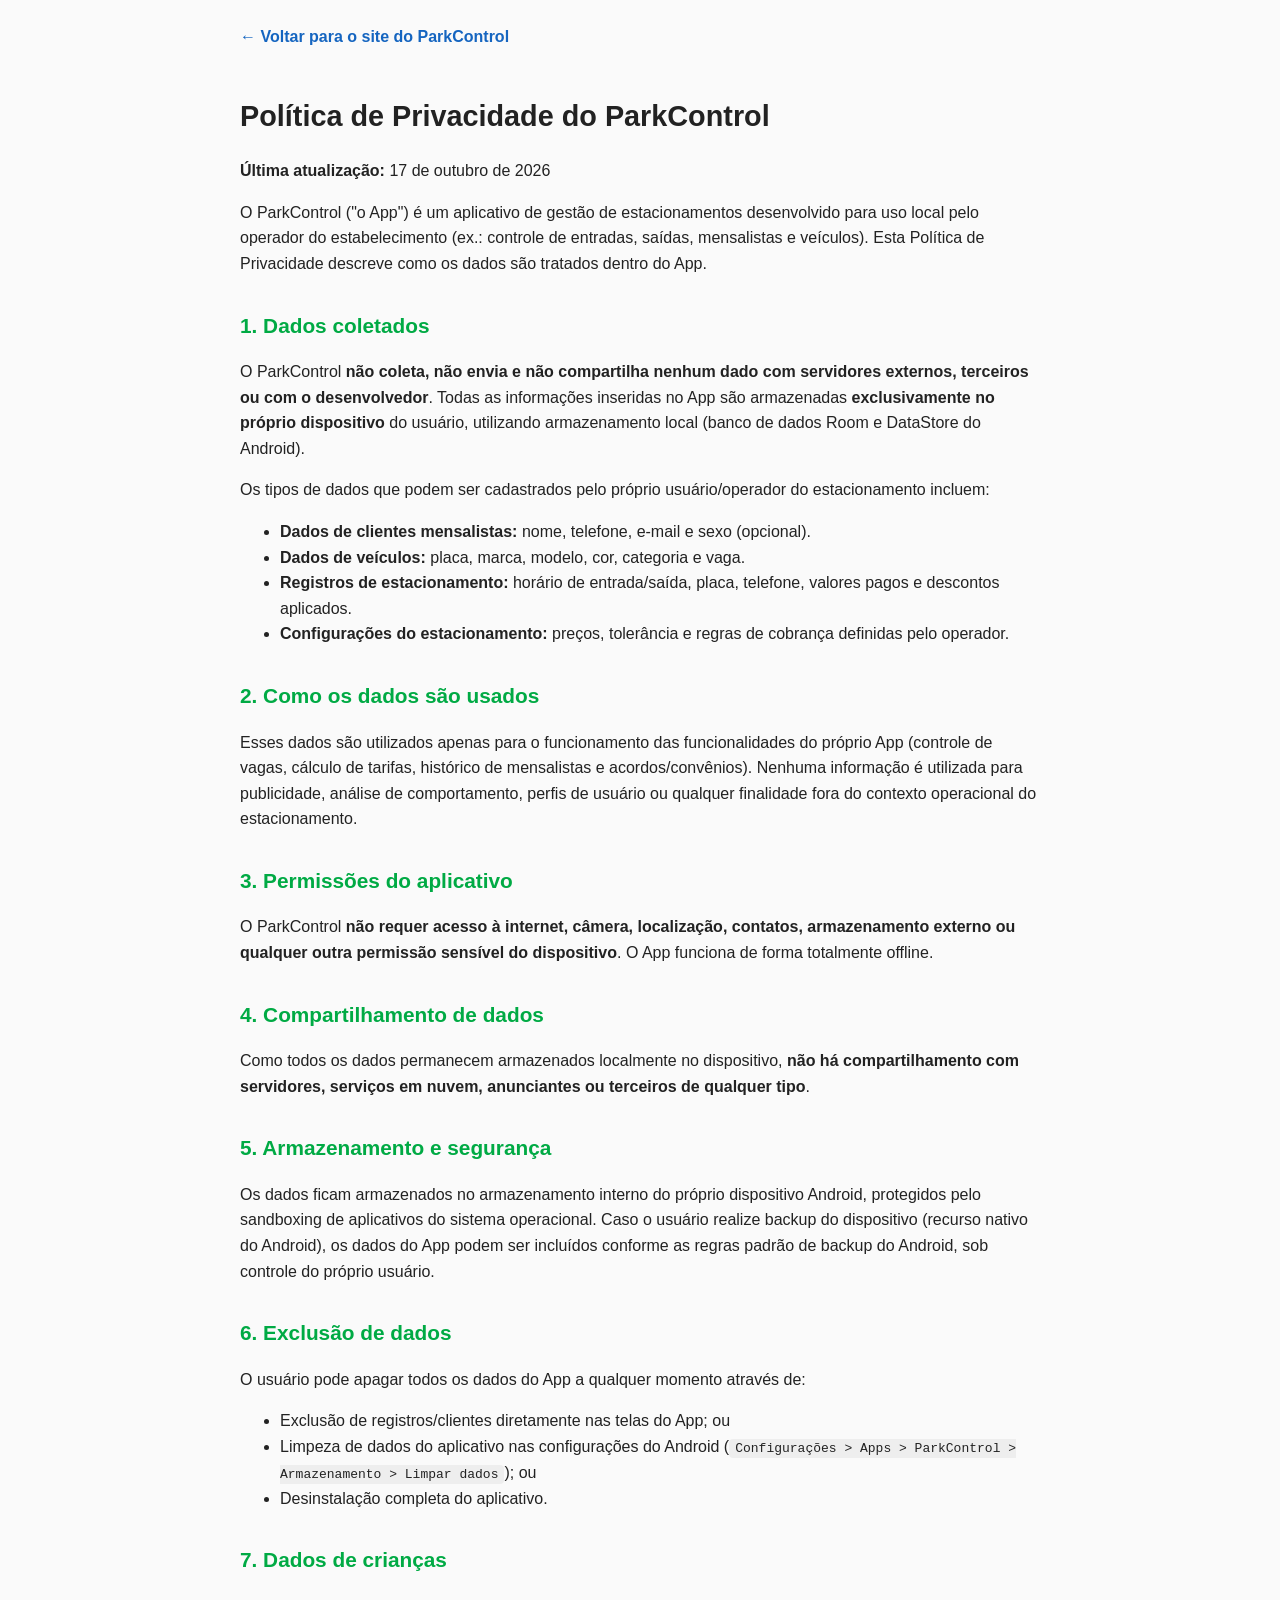
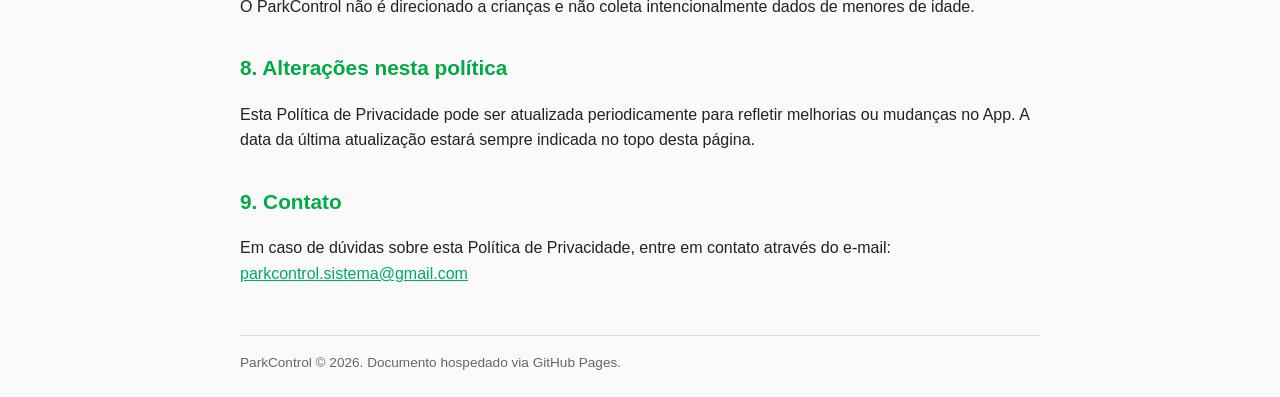
<file: privacy-policy.html>
<!DOCTYPE html>
<html lang="pt-BR">
<head>
<meta charset="UTF-8">
<meta name="viewport" content="width=device-width, initial-scale=1.0">
<title>Política de Privacidade - ParkControl</title>
<link rel="icon" href="assets/img/icon.png" type="image/png">
<style>
  body {
    font-family: -apple-system, BlinkMacSystemFont, "Segoe UI", Roboto, Helvetica, Arial, sans-serif;
    max-width: 800px;
    margin: 0 auto;
    padding: 24px;
    line-height: 1.6;
    color: #222;
    background: #fafafa;
  }
  .back-link {
    display: inline-flex;
    align-items: center;
    gap: 6px;
    text-decoration: none;
    color: #1565c0;
    font-weight: 600;
    margin-bottom: 1.5rem;
  }
  .back-link:hover { text-decoration: underline; }
  h1 { font-size: 1.8rem; }
  h2 { font-size: 1.3rem; margin-top: 2rem; color: #0a4; }
  code { background: #eee; padding: 2px 6px; border-radius: 4px; }
  footer { margin-top: 3rem; font-size: 0.85rem; color: #666; border-top: 1px solid #ddd; padding-top: 1rem; }
  a { color: #0a6; }
</style>
</head>
<body>

<a class="back-link" href="index.html">&larr; Voltar para o site do ParkControl</a>

<h1>Política de Privacidade do ParkControl</h1>
<p><strong>Última atualização:</strong> 17 de outubro de 2026</p>

<p>
  O ParkControl ("o App") é um aplicativo de gestão de estacionamentos desenvolvido para uso
  local pelo operador do estabelecimento (ex.: controle de entradas, saídas, mensalistas e
  veículos). Esta Política de Privacidade descreve como os dados são tratados dentro do App.
</p>

<h2>1. Dados coletados</h2>
<p>
  O ParkControl <strong>não coleta, não envia e não compartilha nenhum dado com servidores externos,
  terceiros ou com o desenvolvedor</strong>. Todas as informações inseridas no App são armazenadas
  <strong>exclusivamente no próprio dispositivo</strong> do usuário, utilizando armazenamento local
  (banco de dados Room e DataStore do Android).
</p>
<p>Os tipos de dados que podem ser cadastrados pelo próprio usuário/operador do estacionamento incluem:</p>
<ul>
  <li><strong>Dados de clientes mensalistas:</strong> nome, telefone, e-mail e sexo (opcional).</li>
  <li><strong>Dados de veículos:</strong> placa, marca, modelo, cor, categoria e vaga.</li>
  <li><strong>Registros de estacionamento:</strong> horário de entrada/saída, placa, telefone,
      valores pagos e descontos aplicados.</li>
  <li><strong>Configurações do estacionamento:</strong> preços, tolerância e regras de cobrança
      definidas pelo operador.</li>
</ul>

<h2>2. Como os dados são usados</h2>
<p>
  Esses dados são utilizados apenas para o funcionamento das funcionalidades do próprio App
  (controle de vagas, cálculo de tarifas, histórico de mensalistas e acordos/convênios).
  Nenhuma informação é utilizada para publicidade, análise de comportamento, perfis de usuário
  ou qualquer finalidade fora do contexto operacional do estacionamento.
</p>

<h2>3. Permissões do aplicativo</h2>
<p>
  O ParkControl <strong>não requer acesso à internet, câmera, localização, contatos, armazenamento
  externo ou qualquer outra permissão sensível do dispositivo</strong>. O App funciona de forma
  totalmente offline.
</p>

<h2>4. Compartilhamento de dados</h2>
<p>
  Como todos os dados permanecem armazenados localmente no dispositivo, <strong>não há
  compartilhamento com servidores, serviços em nuvem, anunciantes ou terceiros de qualquer tipo</strong>.
</p>

<h2>5. Armazenamento e segurança</h2>
<p>
  Os dados ficam armazenados no armazenamento interno do próprio dispositivo Android, protegidos
  pelo sandboxing de aplicativos do sistema operacional. Caso o usuário realize backup do
  dispositivo (recurso nativo do Android), os dados do App podem ser incluídos conforme as
  regras padrão de backup do Android, sob controle do próprio usuário.
</p>

<h2>6. Exclusão de dados</h2>
<p>
  O usuário pode apagar todos os dados do App a qualquer momento através de:
</p>
<ul>
  <li>Exclusão de registros/clientes diretamente nas telas do App; ou</li>
  <li>Limpeza de dados do aplicativo nas configurações do Android
      (<code>Configurações &gt; Apps &gt; ParkControl &gt; Armazenamento &gt; Limpar dados</code>); ou</li>
  <li>Desinstalação completa do aplicativo.</li>
</ul>

<h2>7. Dados de crianças</h2>
<p>
  O ParkControl não é direcionado a crianças e não coleta intencionalmente dados de menores de idade.
</p>

<h2>8. Alterações nesta política</h2>
<p>
  Esta Política de Privacidade pode ser atualizada periodicamente para refletir melhorias ou
  mudanças no App. A data da última atualização estará sempre indicada no topo desta página.
</p>

<h2>9. Contato</h2>
<p>
  Em caso de dúvidas sobre esta Política de Privacidade, entre em contato através do
  e-mail: <a href="mailto:parkcontrol.sistema@gmail.com">parkcontrol.sistema@gmail.com</a>
</p>

<footer>
  ParkControl &copy; 2026. Documento hospedado via GitHub Pages.
</footer>

</body>
</html>
</file>
